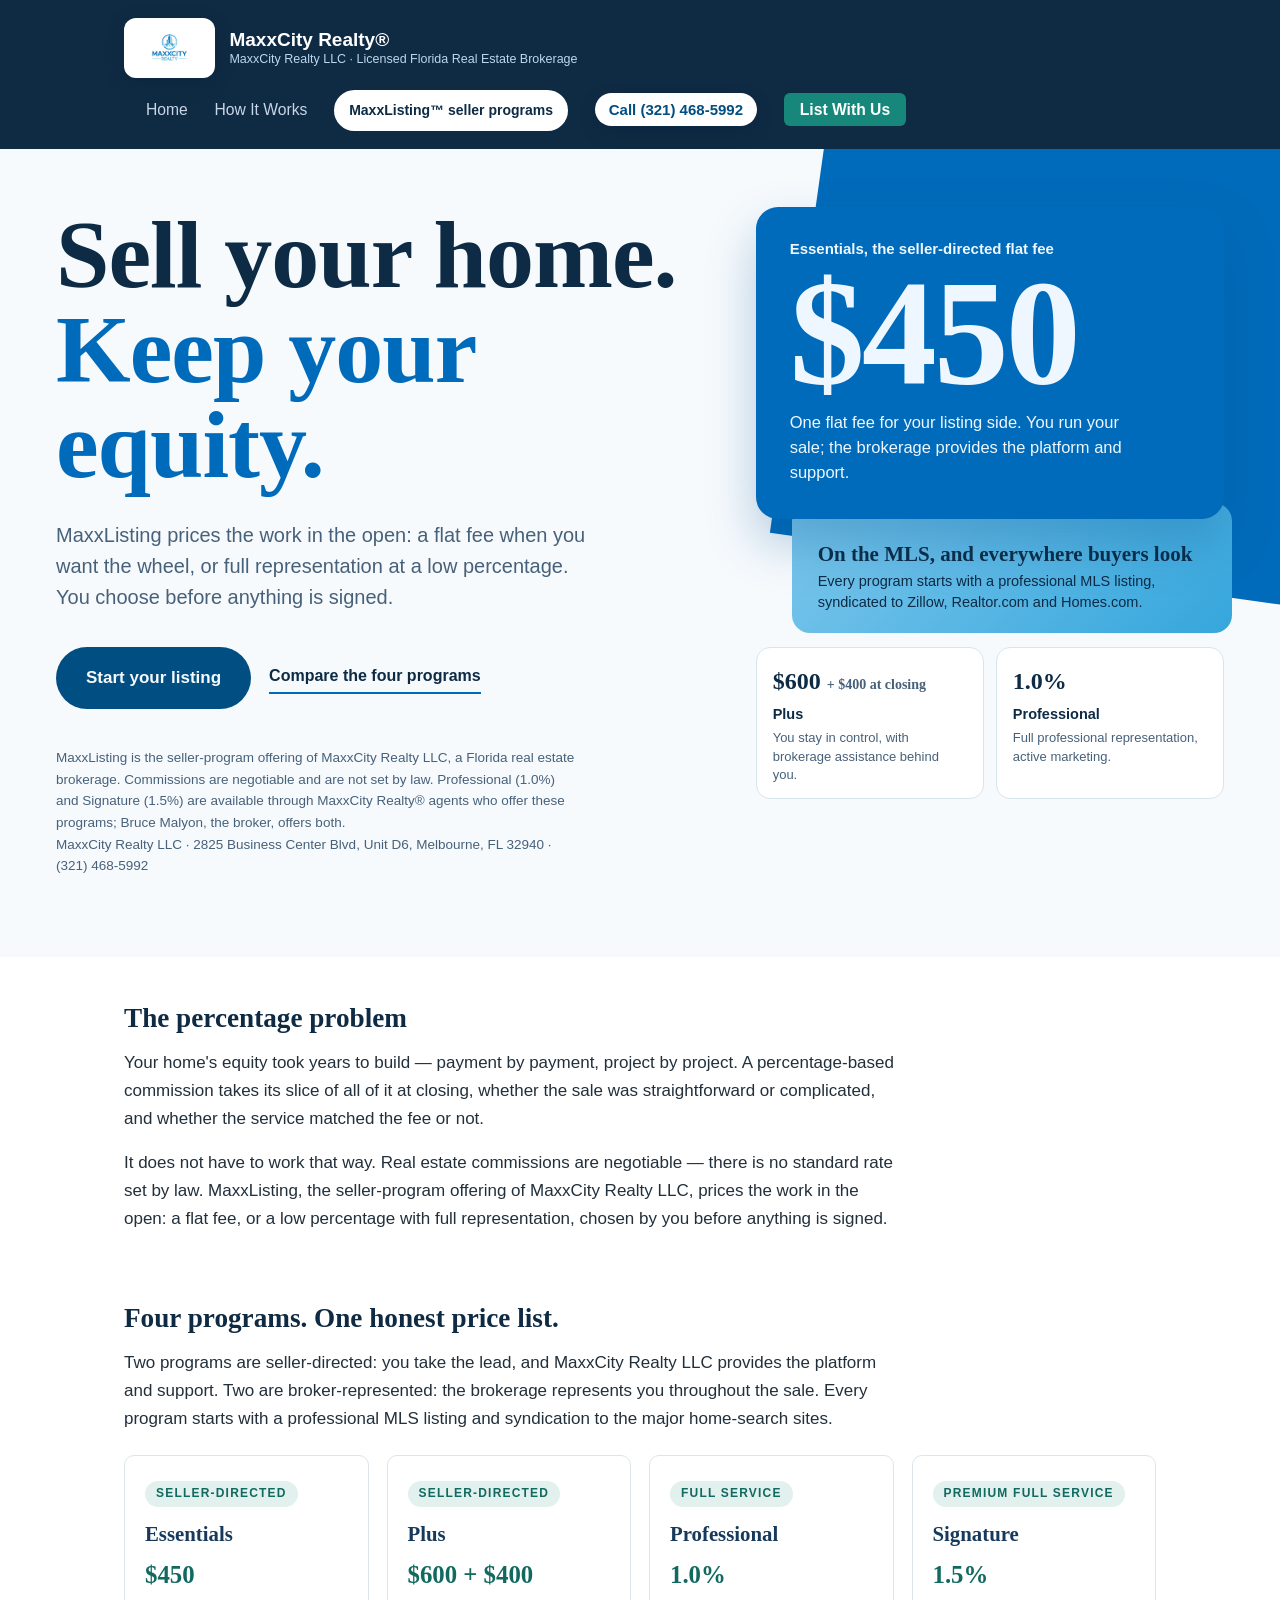
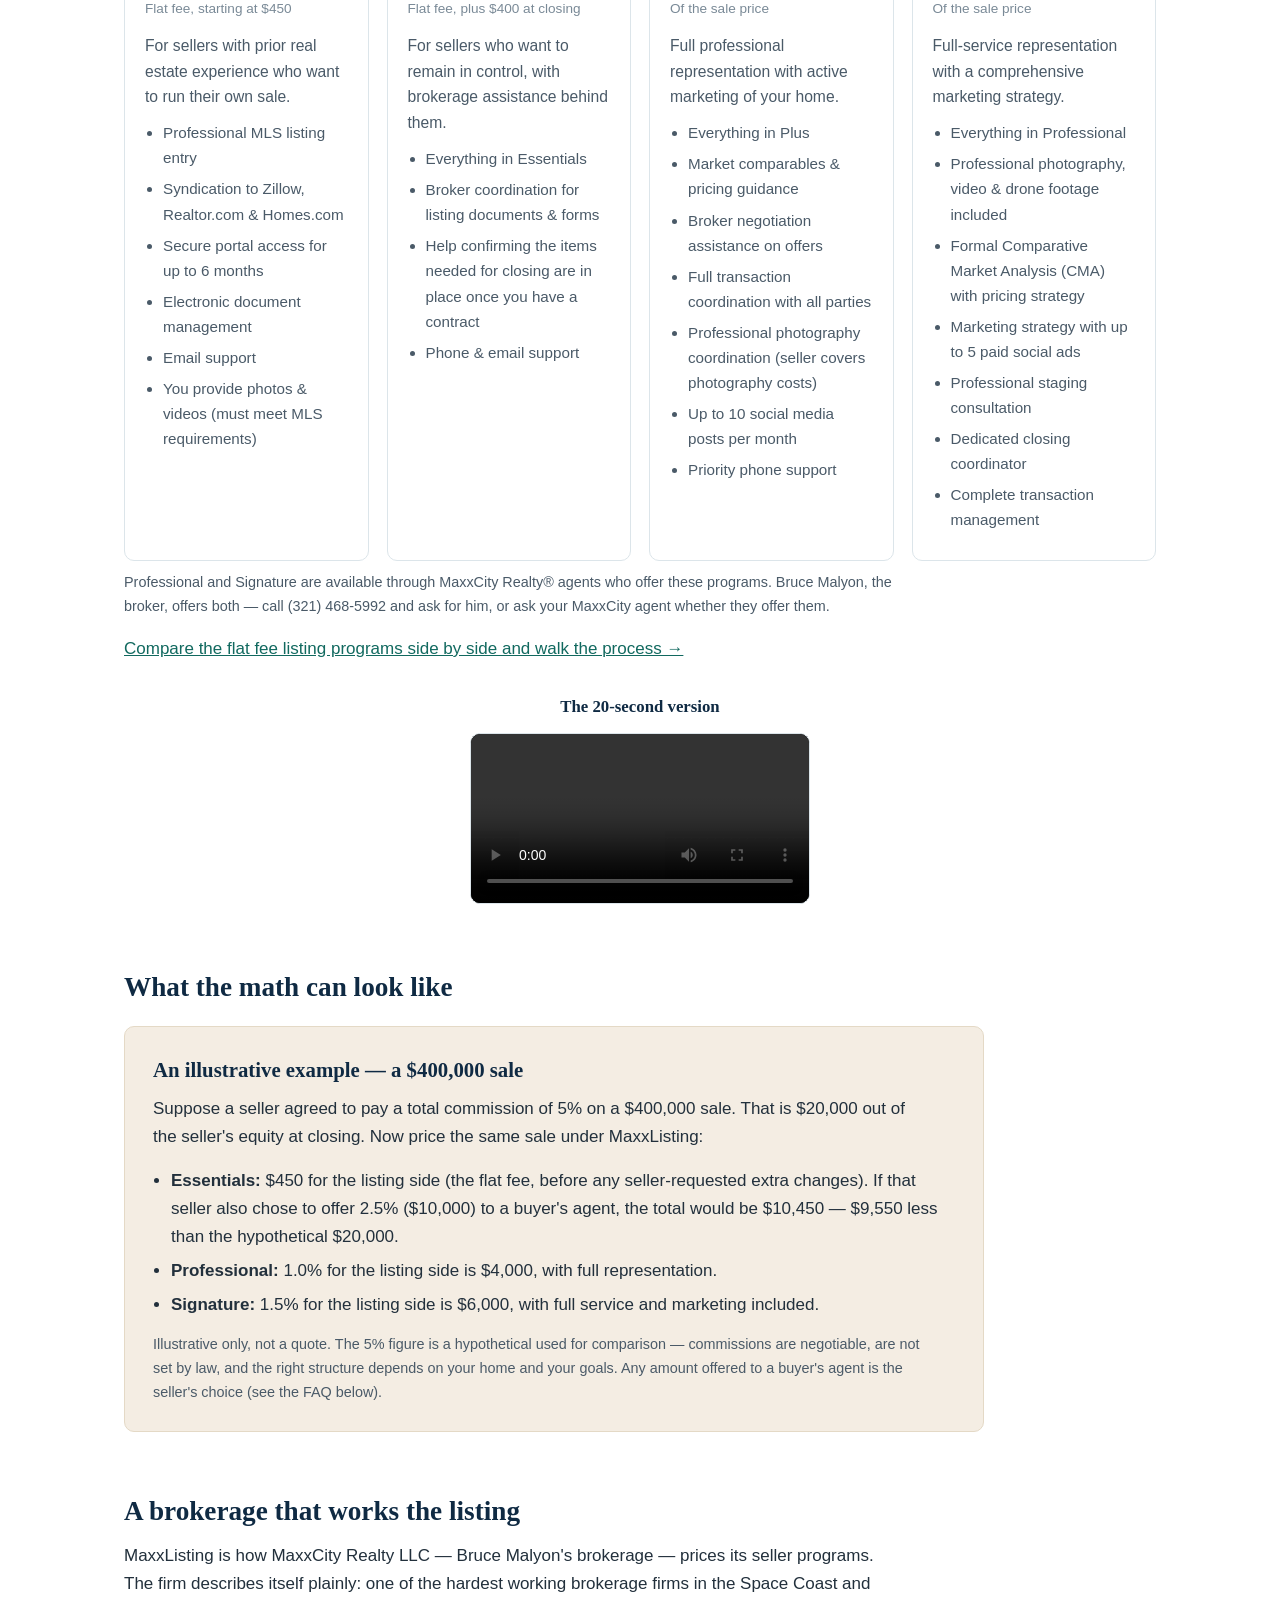
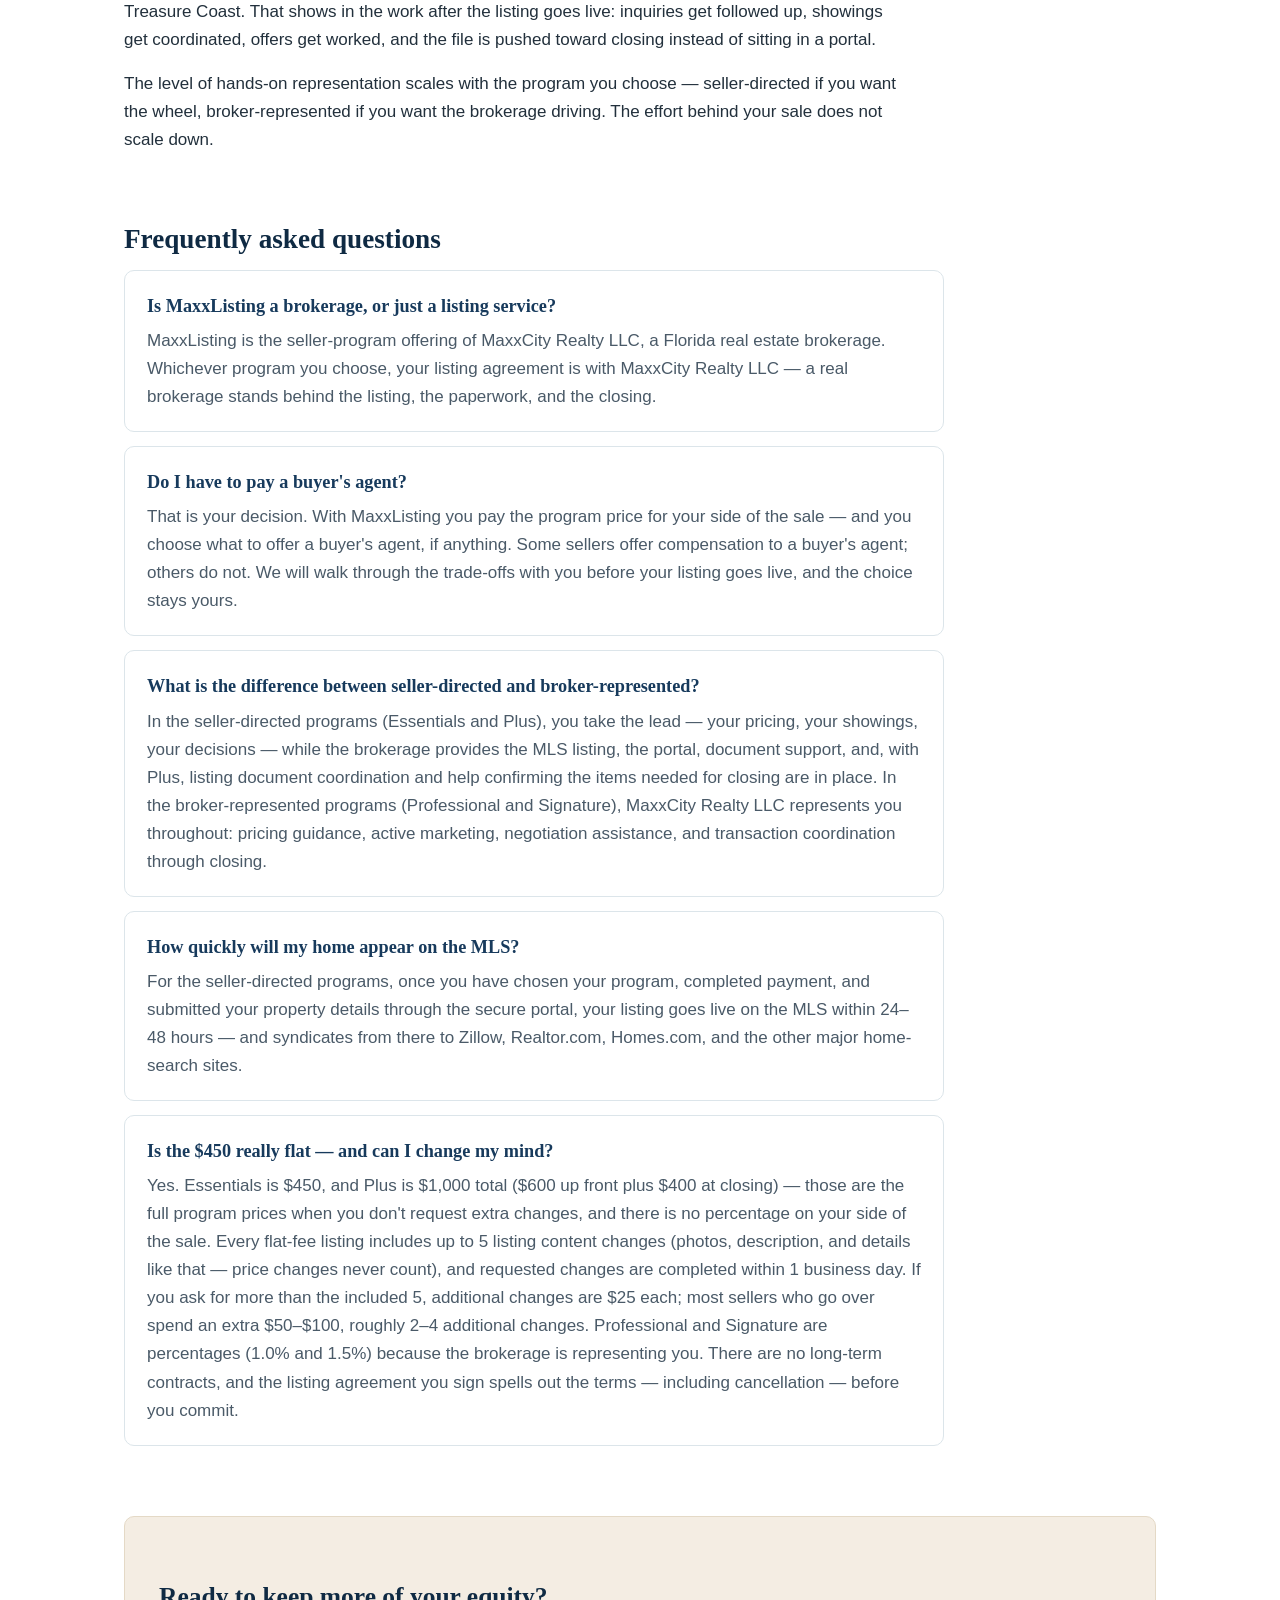
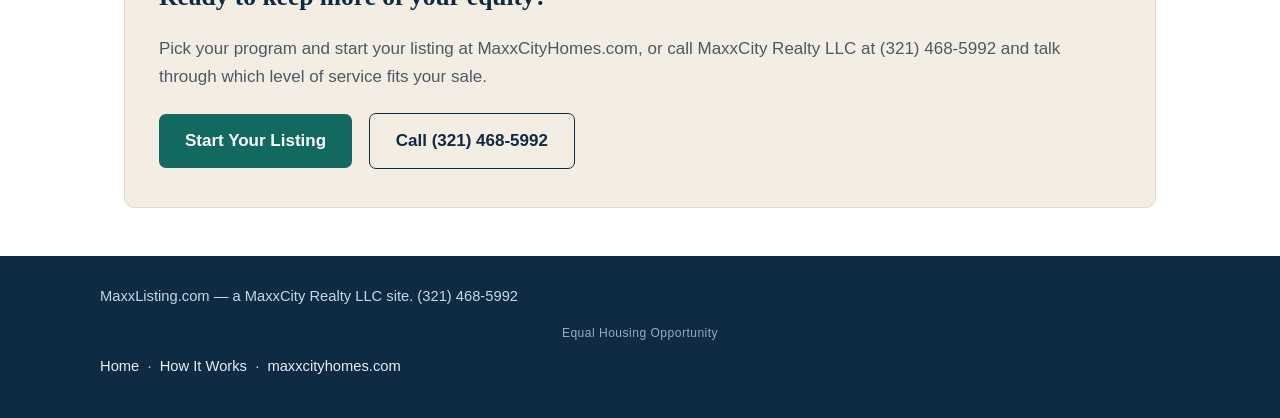
<file: index.html>
<!DOCTYPE html>
<html lang="en">
<head>
<meta charset="UTF-8">
<meta name="viewport" content="width=device-width, initial-scale=1.0">
<title>Sell Your Home for a Flat Fee Starting at $450 | MaxxListing — MaxxCity Realty LLC</title>
<meta name="description" content="MaxxListing by MaxxCity Realty LLC: four seller programs from a flat-fee MLS listing starting at $450 to full-service representation at 1.5%. Sell your home, keep your equity.">
<link rel="canonical" href="https://maxxlisting.com/">
<meta property="og:type" content="website">
<meta property="og:site_name" content="MaxxListing">
<meta property="og:title" content="Sell Your Home. Keep Your Equity.">
<meta property="og:description" content="Four MaxxListing seller programs — flat fee starting at $450 to full-service 1.5% — from MaxxCity Realty LLC on Florida's Space Coast and Treasure Coast.">
<meta property="og:url" content="https://maxxlisting.com/">
<meta name="twitter:card" content="summary">
<link rel="stylesheet" href="style.css">
</head>
<body>

<header class="site-header">
  <div class="header-inner">
    <a class="bhc-brand" href="index.html"><span class="bhc-logoplate"><img src="maxxcity-logo-full.jpg" alt="MaxxCity Realty&reg; logo"></span><span class="bhc-brokerage"><span class="bhc-bname">MaxxCity Realty&reg;</span><span class="bhc-blic">MaxxCity Realty LLC · Licensed Florida Real Estate Brokerage</span></span></a>
    <nav class="main-nav">
      <a href="index.html">Home</a>
      <a href="how-it-works.html">How It Works</a>
      <span class="bhc-progtag">MaxxListing&trade; seller programs</span>
      <a class="bhc-phone" href="tel:+13214685992">Call (321) 468-5992</a>
      <a class="nav-cta" href="https://maxxcityhomes.com/list-with-us">List With Us</a>
    </nav>
  </div>
</header>

<section class="bhc">
  <div class="bhc-wrap">
    <div class="bhc-grid">
      <div>
        <h1 class="bhc-h1" style="font-size:96px">Sell your home.<br><span class="bhc-a">Keep your equity.</span></h1>
        <p class="bhc-lede">MaxxListing prices the work in the open: a flat fee when you want the wheel, or full representation at a low percentage. You choose before anything is signed.</p>
        <div class="bhc-actions">
          <a class="bhc-btn" href="https://maxxcityhomes.com/list-with-us">Start your listing</a>
          <a class="bhc-link2" href="how-it-works.html">Compare the four programs</a>
        </div>
        <p class="bhc-fine">MaxxListing is the seller-program offering of MaxxCity Realty LLC, a Florida real estate brokerage. Commissions are negotiable and are not set by law. Professional (1.0%) and Signature (1.5%) are available through MaxxCity Realty&reg; agents who offer these programs; Bruce Malyon, the broker, offers both.<br>MaxxCity Realty LLC · 2825 Business Center Blvd, Unit D6, Melbourne, FL 32940 · (321) 468-5992</p>
      </div>
      <div class="bhc-stack">
        <div class="bhc-priceblock">
          <div class="bhc-who">Essentials, the seller-directed flat fee</div>
          <div class="bhc-price">$450</div>
          <div class="bhc-what">One flat fee for your listing side. You run your sale; the brokerage provides the platform and support.</div>
        </div>
        <div class="bhc-mls">
          <div class="bhc-mls-t">On the MLS, and everywhere buyers look</div>
          <div class="bhc-mls-d">Every program starts with a professional MLS listing, syndicated to Zillow, Realtor.com and Homes.com.</div>
        </div>
        <div class="bhc-programs">
          <div class="bhc-prog"><div class="bhc-prog-p">$600 <small>+ $400 at closing</small></div><div class="bhc-prog-n">Plus</div><div class="bhc-prog-d">You stay in control, with brokerage assistance behind you.</div></div>
          <div class="bhc-prog"><div class="bhc-prog-p">1.0%</div><div class="bhc-prog-n">Professional</div><div class="bhc-prog-d">Full professional representation, active marketing.</div></div>
        </div>
      </div>
    </div>
  </div>
</section>

<main>

  <section>
    <h2>The percentage problem</h2>
    <p>Your home's equity took years to build — payment by payment, project by project. A percentage-based commission takes its slice of all of it at closing, whether the sale was straightforward or complicated, and whether the service matched the fee or not.</p>
    <p>It does not have to work that way. Real estate commissions are negotiable — there is no standard rate set by law. MaxxListing, the seller-program offering of MaxxCity Realty LLC, prices the work in the open: a flat fee, or a low percentage with full representation, chosen by you before anything is signed.</p>
  </section>

  <section id="programs">
    <h2>Four programs. One honest price list.</h2>
    <p>Two programs are seller-directed: you take the lead, and MaxxCity Realty LLC provides the platform and support. Two are broker-represented: the brokerage represents you throughout the sale. Every program starts with a professional MLS listing and syndication to the major home-search sites.</p>
    <div class="grid">
      <div class="card">
        <span class="step">Seller-Directed</span>
        <h3>Essentials</h3>
        <p class="price">$450</p>
        <p class="per">Flat fee, starting at $450</p>
        <p>For sellers with prior real estate experience who want to run their own sale.</p>
        <ul>
          <li>Professional MLS listing entry</li>
          <li>Syndication to Zillow, Realtor.com &amp; Homes.com</li>
          <li>Secure portal access for up to 6 months</li>
          <li>Electronic document management</li>
          <li>Email support</li>
          <li>You provide photos &amp; videos (must meet MLS requirements)</li>
        </ul>
      </div>
      <div class="card">
        <span class="step">Seller-Directed</span>
        <h3>Plus</h3>
        <p class="price">$600 + $400</p>
        <p class="per">Flat fee, plus $400 at closing</p>
        <p>For sellers who want to remain in control, with brokerage assistance behind them.</p>
        <ul>
          <li>Everything in Essentials</li>
          <li>Broker coordination for listing documents &amp; forms</li>
          <li>Help confirming the items needed for closing are in place once you have a contract</li>
          <li>Phone &amp; email support</li>
        </ul>
      </div>
      <div class="card">
        <span class="step">Full Service</span>
        <h3>Professional</h3>
        <p class="price">1.0%</p>
        <p class="per">Of the sale price</p>
        <p>Full professional representation with active marketing of your home.</p>
        <ul>
          <li>Everything in Plus</li>
          <li>Market comparables &amp; pricing guidance</li>
          <li>Broker negotiation assistance on offers</li>
          <li>Full transaction coordination with all parties</li>
          <li>Professional photography coordination (seller covers photography costs)</li>
          <li>Up to 10 social media posts per month</li>
          <li>Priority phone support</li>
        </ul>
      </div>
      <div class="card">
        <span class="step">Premium Full Service</span>
        <h3>Signature</h3>
        <p class="price">1.5%</p>
        <p class="per">Of the sale price</p>
        <p>Full-service representation with a comprehensive marketing strategy.</p>
        <ul>
          <li>Everything in Professional</li>
          <li>Professional photography, video &amp; drone footage included</li>
          <li>Formal Comparative Market Analysis (CMA) with pricing strategy</li>
          <li>Marketing strategy with up to 5 paid social ads</li>
          <li>Professional staging consultation</li>
          <li>Dedicated closing coordinator</li>
          <li>Complete transaction management</li>
        </ul>
      </div>
    </div>
        <p class="fineprint">Professional and Signature are available through MaxxCity Realty® agents who offer these programs. Bruce Malyon, the broker, offers both — call (321) 468-5992 and ask for him, or ask your MaxxCity agent whether they offer them.</p>
    <p><a href="how-it-works.html">Compare the flat fee listing programs side by side and walk the process &rarr;</a></p>
    <div class="watch-slot">
      <p class="watch-label">The 20-second version</p>
      <video controls preload="metadata" playsinline src="assets/media/maxxlisting-brag-credited.mp4" aria-label="MaxxListing in 20 seconds: the four seller programs"></video>
    </div>
  </section>

  <section>
    <h2>What the math can look like</h2>
    <div class="callout">
      <h3>An illustrative example — a $400,000 sale</h3>
      <p>Suppose a seller agreed to pay a total commission of 5% on a $400,000 sale. That is $20,000 out of the seller's equity at closing. Now price the same sale under MaxxListing:</p>
      <ul>
        <li><strong>Essentials:</strong> $450 for the listing side (the flat fee, before any seller-requested extra changes). If that seller also chose to offer 2.5% ($10,000) to a buyer's agent, the total would be $10,450 — $9,550 less than the hypothetical $20,000.</li>
        <li><strong>Professional:</strong> 1.0% for the listing side is $4,000, with full representation.</li>
        <li><strong>Signature:</strong> 1.5% for the listing side is $6,000, with full service and marketing included.</li>
      </ul>
      <p class="fineprint">Illustrative only, not a quote. The 5% figure is a hypothetical used for comparison — commissions are negotiable, are not set by law, and the right structure depends on your home and your goals. Any amount offered to a buyer's agent is the seller's choice (see the FAQ below).</p>
    </div>
  </section>

  <section>
    <h2>A brokerage that works the listing</h2>
    <p>MaxxListing is how MaxxCity Realty LLC — Bruce Malyon's brokerage — prices its seller programs. The firm describes itself plainly: one of the hardest working brokerage firms in the Space Coast and Treasure Coast. That shows in the work after the listing goes live: inquiries get followed up, showings get coordinated, offers get worked, and the file is pushed toward closing instead of sitting in a portal.</p>
    <p>The level of hands-on representation scales with the program you choose — seller-directed if you want the wheel, broker-represented if you want the brokerage driving. The effort behind your sale does not scale down.</p>
  </section>

  <section>
    <h2>Frequently asked questions</h2>

    <div class="faq-item">
      <h3>Is MaxxListing a brokerage, or just a listing service?</h3>
      <p>MaxxListing is the seller-program offering of MaxxCity Realty LLC, a Florida real estate brokerage. Whichever program you choose, your listing agreement is with MaxxCity Realty LLC — a real brokerage stands behind the listing, the paperwork, and the closing.</p>
    </div>

    <div class="faq-item">
      <h3>Do I have to pay a buyer's agent?</h3>
      <p>That is your decision. With MaxxListing you pay the program price for your side of the sale — and you choose what to offer a buyer's agent, if anything. Some sellers offer compensation to a buyer's agent; others do not. We will walk through the trade-offs with you before your listing goes live, and the choice stays yours.</p>
    </div>

    <div class="faq-item">
      <h3>What is the difference between seller-directed and broker-represented?</h3>
      <p>In the seller-directed programs (Essentials and Plus), you take the lead — your pricing, your showings, your decisions — while the brokerage provides the MLS listing, the portal, document support, and, with Plus, listing document coordination and help confirming the items needed for closing are in place. In the broker-represented programs (Professional and Signature), MaxxCity Realty LLC represents you throughout: pricing guidance, active marketing, negotiation assistance, and transaction coordination through closing.</p>
    </div>

    <div class="faq-item">
      <h3>How quickly will my home appear on the MLS?</h3>
      <p>For the seller-directed programs, once you have chosen your program, completed payment, and submitted your property details through the secure portal, your listing goes live on the MLS within 24–48 hours — and syndicates from there to Zillow, Realtor.com, Homes.com, and the other major home-search sites.</p>
    </div>

    <div class="faq-item">
      <h3>Is the $450 really flat — and can I change my mind?</h3>
      <p>Yes. Essentials is $450, and Plus is $1,000 total ($600 up front plus $400 at closing) — those are the full program prices when you don't request extra changes, and there is no percentage on your side of the sale. Every flat-fee listing includes up to 5 listing content changes (photos, description, and details like that — price changes never count), and requested changes are completed within 1 business day. If you ask for more than the included 5, additional changes are $25 each; most sellers who go over spend an extra $50–$100, roughly 2–4 additional changes. Professional and Signature are percentages (1.0% and 1.5%) because the brokerage is representing you. There are no long-term contracts, and the listing agreement you sign spells out the terms — including cancellation — before you commit.</p>
    </div>
  </section>

  <div class="cta-band">
    <h2>Ready to keep more of your equity?</h2>
    <p>Pick your program and start your listing at MaxxCityHomes.com, or call MaxxCity Realty LLC at (321) 468-5992 and talk through which level of service fits your sale.</p>
    <a class="btn" href="https://maxxcityhomes.com/list-with-us">Start Your Listing</a>
    <a class="btn ghost" href="tel:+13214685992">Call (321) 468-5992</a>
  </div>

</main>

<footer class="site-footer">
  <div class="footer-inner">
    <span>MaxxListing.com — a MaxxCity Realty LLC site. (321) 468-5992</span>
    <span class="equal-housing">Equal Housing Opportunity</span>
    <span><a href="index.html">Home</a> &nbsp;·&nbsp; <a href="how-it-works.html">How It Works</a> &nbsp;·&nbsp; <a href="https://maxxcityhomes.com/list-with-us">maxxcityhomes.com</a></span>
  </div>
</footer>

</body>
</html>
</file>
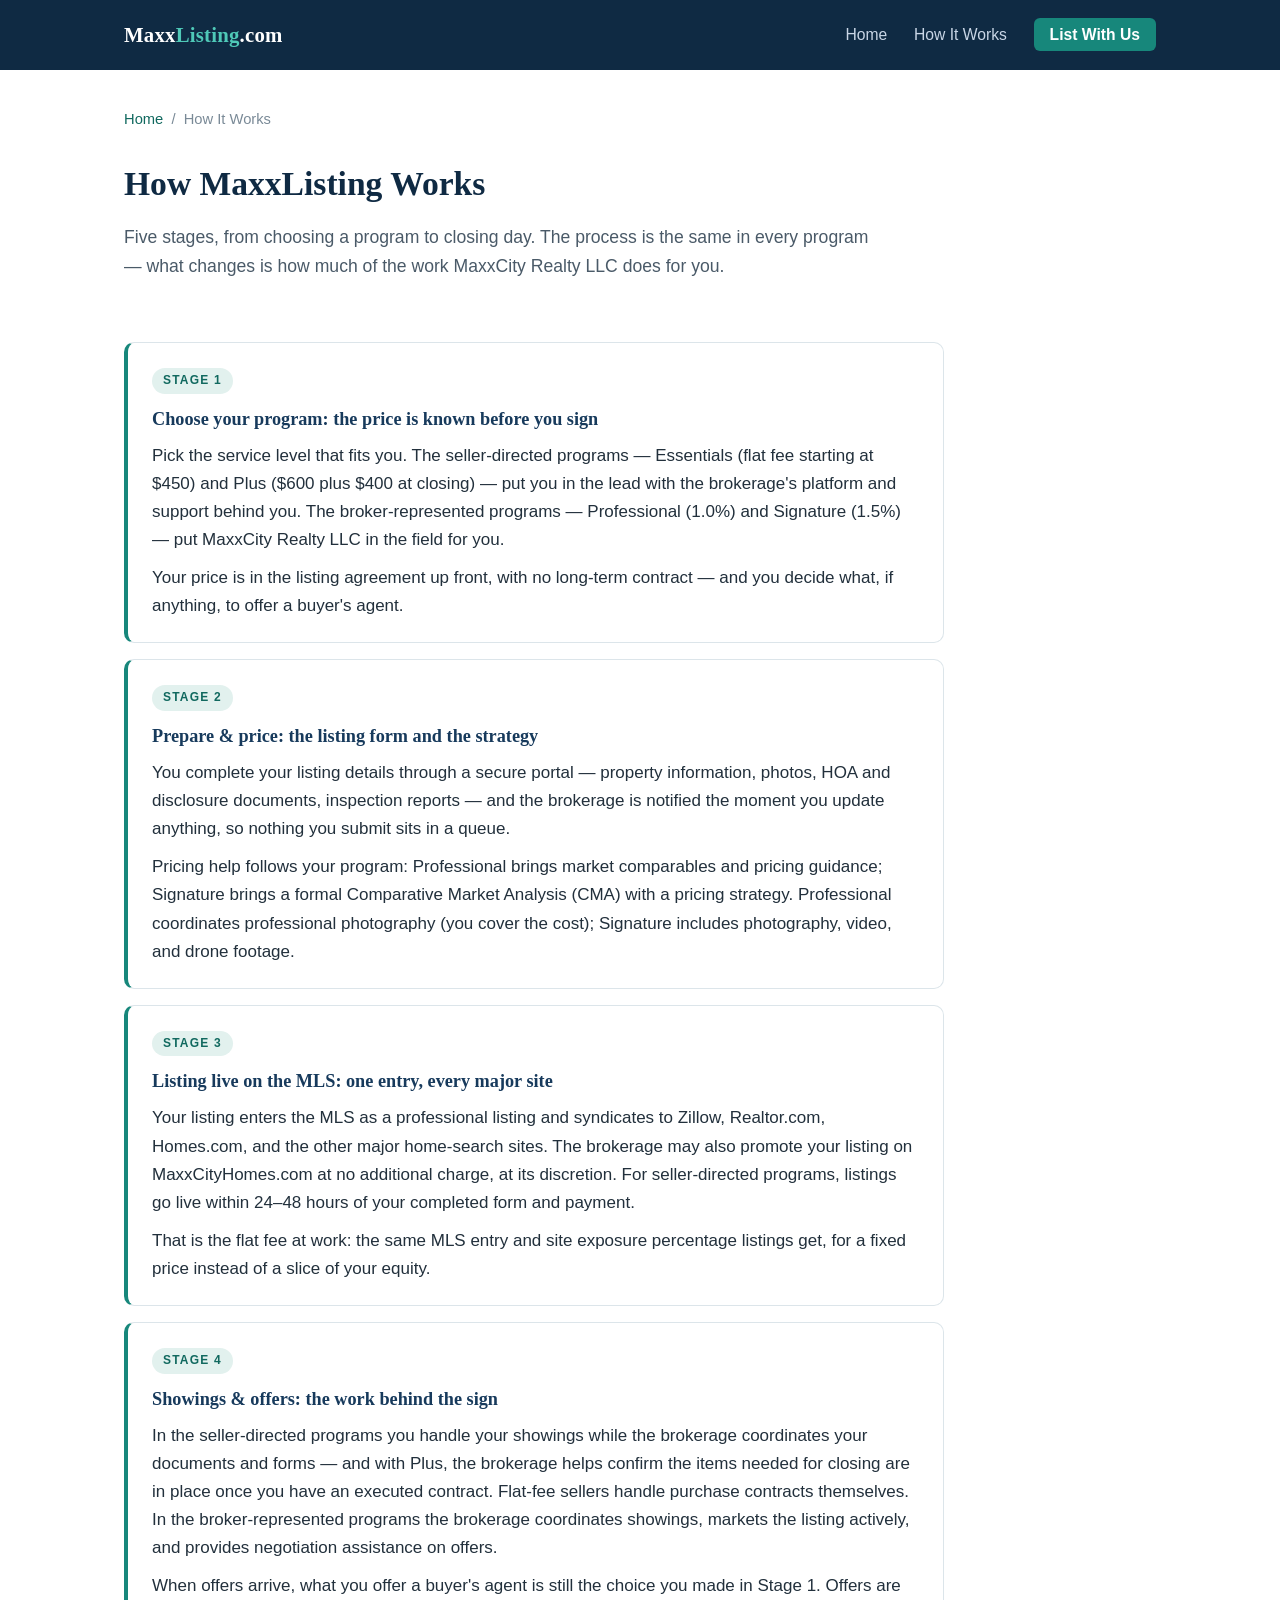
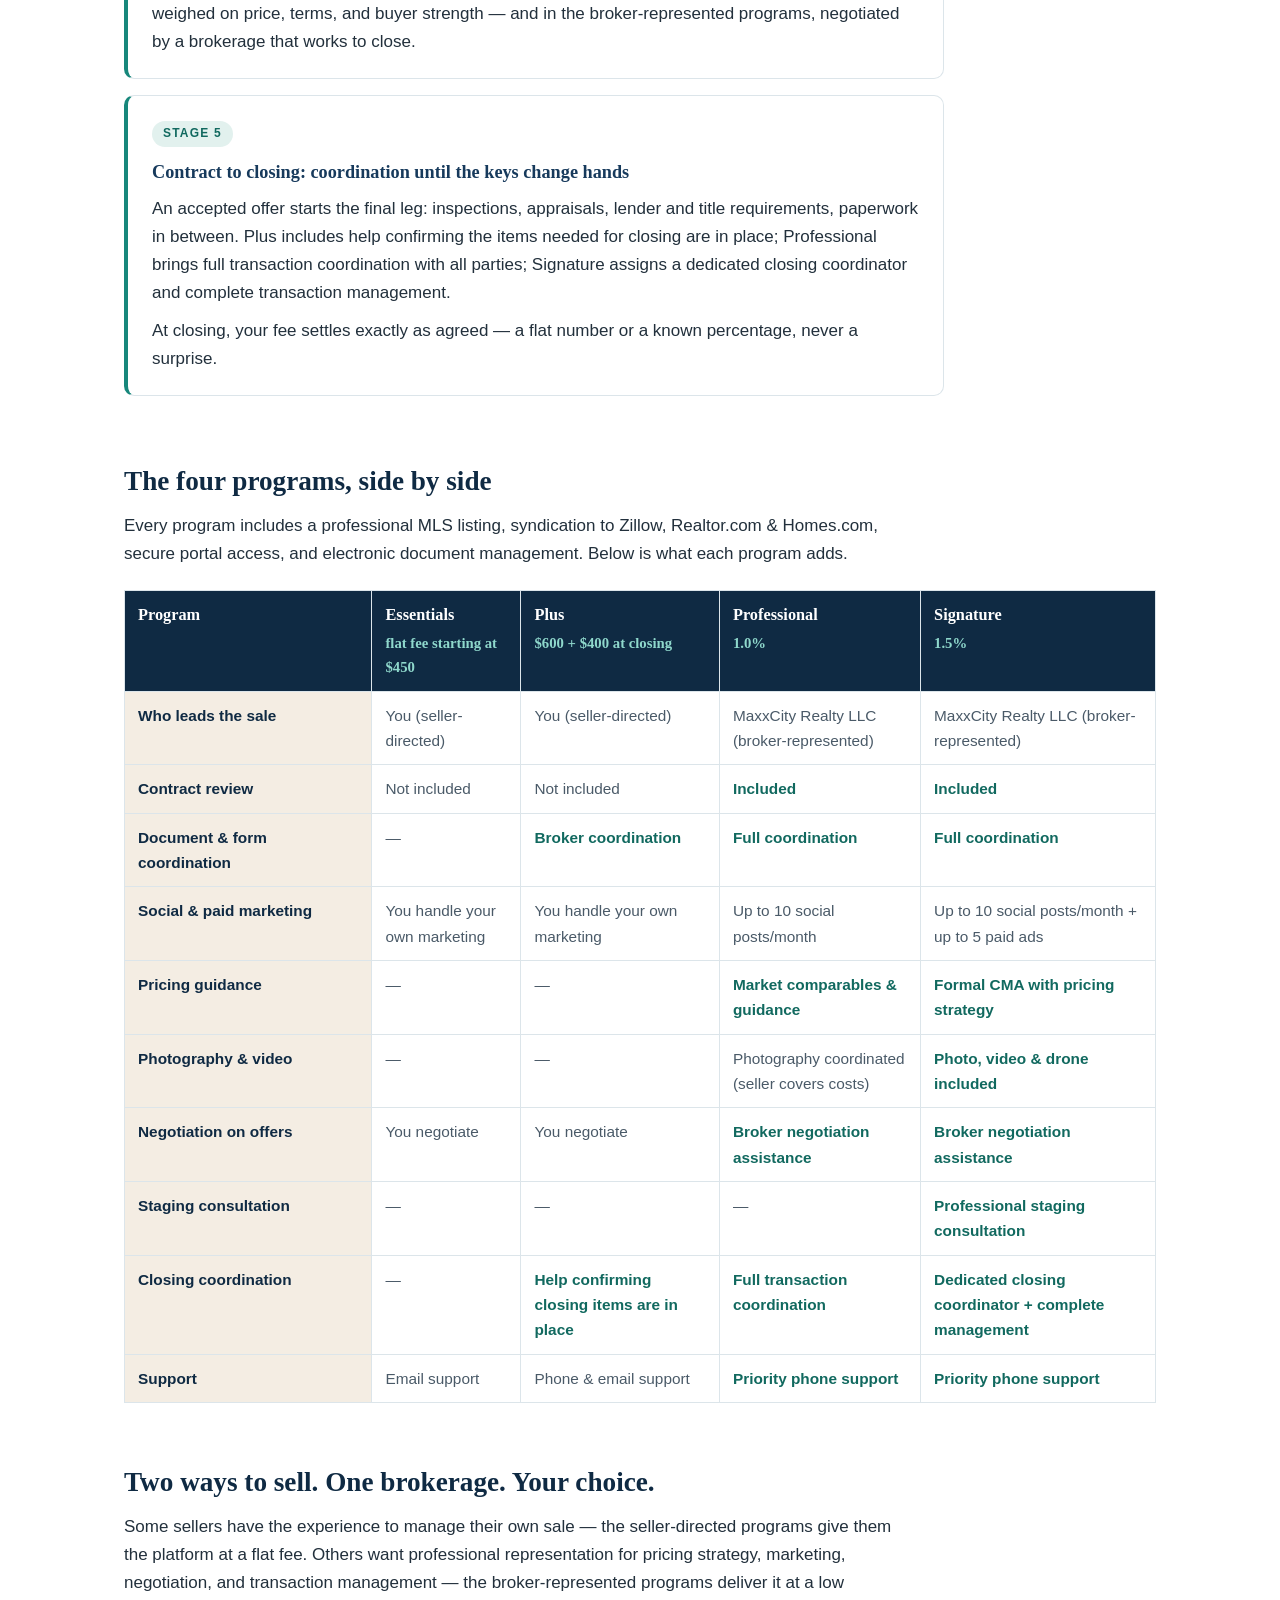
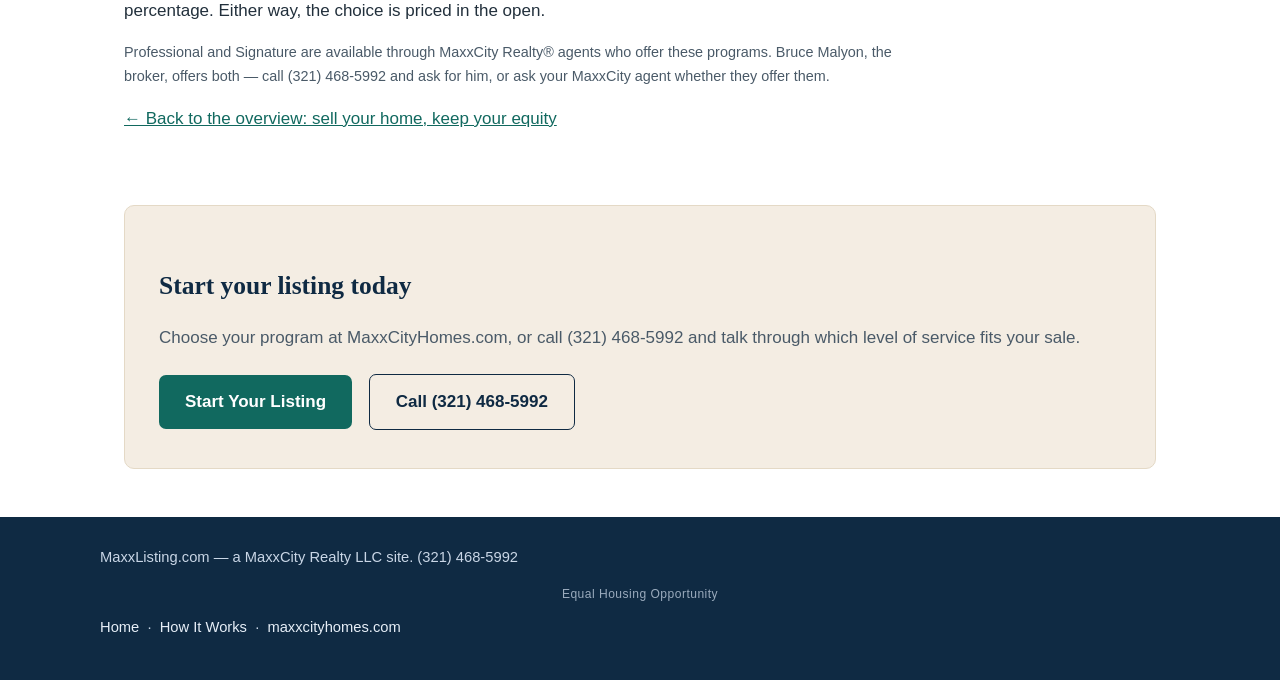
<file: how-it-works.html>
<!DOCTYPE html>
<html lang="en">
<head>
<meta charset="UTF-8">
<meta name="viewport" content="width=device-width, initial-scale=1.0">
<title>How MaxxListing Works: From Program Choice to Closing | MaxxListing</title>
<meta name="description" content="How MaxxListing works, stage by stage: choose your seller program, prepare and price, go live on the MLS, showings and offers, contract to closing. Compare all four programs.">
<link rel="canonical" href="https://maxxlisting.com/how-it-works.html">
<meta property="og:type" content="article">
<meta property="og:site_name" content="MaxxListing">
<meta property="og:title" content="How MaxxListing Works: From Program Choice to Closing">
<meta property="og:description" content="Five stages — choose your program, prepare and price, listing live on the MLS, showings and offers, contract to closing — plus the full four-program comparison.">
<meta property="og:url" content="https://maxxlisting.com/how-it-works.html">
<meta name="twitter:card" content="summary">
<link rel="stylesheet" href="style.css">
</head>
<body>

<header class="site-header">
  <div class="header-inner">
    <a class="wordmark" href="index.html">Maxx<span>Listing</span>.com</a>
    <nav class="main-nav">
      <a href="index.html">Home</a>
      <a href="how-it-works.html">How It Works</a>
      <a class="nav-cta" href="https://maxxcityhomes.com/list-with-us">List With Us</a>
    </nav>
  </div>
</header>

<main>

  <p class="crumb"><a href="index.html">Home</a> &nbsp;/&nbsp; How It Works</p>

  <div class="page-head">
    <h1>How MaxxListing Works</h1>
    <p class="lede">Five stages, from choosing a program to closing day. The process is the same in every program — what changes is how much of the work MaxxCity Realty LLC does for you.</p>
  </div>

  <section>
    <div class="stage-list">

      <div class="stage-block">
        <span class="step">Stage 1</span>
        <h3>Choose your program: the price is known before you sign</h3>
        <p>Pick the service level that fits you. The seller-directed programs — Essentials (flat fee starting at $450) and Plus ($600 plus $400 at closing) — put you in the lead with the brokerage's platform and support behind you. The broker-represented programs — Professional (1.0%) and Signature (1.5%) — put MaxxCity Realty LLC in the field for you.</p>
        <p>Your price is in the listing agreement up front, with no long-term contract — and you decide what, if anything, to offer a buyer's agent.</p>
      </div>

      <div class="stage-block">
        <span class="step">Stage 2</span>
        <h3>Prepare &amp; price: the listing form and the strategy</h3>
        <p>You complete your listing details through a secure portal — property information, photos, HOA and disclosure documents, inspection reports — and the brokerage is notified the moment you update anything, so nothing you submit sits in a queue.</p>
        <p>Pricing help follows your program: Professional brings market comparables and pricing guidance; Signature brings a formal Comparative Market Analysis (CMA) with a pricing strategy. Professional coordinates professional photography (you cover the cost); Signature includes photography, video, and drone footage.</p>
      </div>

      <div class="stage-block">
        <span class="step">Stage 3</span>
        <h3>Listing live on the MLS: one entry, every major site</h3>
        <p>Your listing enters the MLS as a professional listing and syndicates to Zillow, Realtor.com, Homes.com, and the other major home-search sites. The brokerage may also promote your listing on MaxxCityHomes.com at no additional charge, at its discretion. For seller-directed programs, listings go live within 24–48 hours of your completed form and payment.</p>
        <p>That is the flat fee at work: the same MLS entry and site exposure percentage listings get, for a fixed price instead of a slice of your equity.</p>
      </div>

      <div class="stage-block">
        <span class="step">Stage 4</span>
        <h3>Showings &amp; offers: the work behind the sign</h3>
        <p>In the seller-directed programs you handle your showings while the brokerage coordinates your documents and forms — and with Plus, the brokerage helps confirm the items needed for closing are in place once you have an executed contract. Flat-fee sellers handle purchase contracts themselves. In the broker-represented programs the brokerage coordinates showings, markets the listing actively, and provides negotiation assistance on offers.</p>
        <p>When offers arrive, what you offer a buyer's agent is still the choice you made in Stage 1. Offers are weighed on price, terms, and buyer strength — and in the broker-represented programs, negotiated by a brokerage that works to close.</p>
      </div>

      <div class="stage-block">
        <span class="step">Stage 5</span>
        <h3>Contract to closing: coordination until the keys change hands</h3>
        <p>An accepted offer starts the final leg: inspections, appraisals, lender and title requirements, paperwork in between. Plus includes help confirming the items needed for closing are in place; Professional brings full transaction coordination with all parties; Signature assigns a dedicated closing coordinator and complete transaction management.</p>
        <p>At closing, your fee settles exactly as agreed — a flat number or a known percentage, never a surprise.</p>
      </div>

    </div>
  </section>

  <section>
    <h2>The four programs, side by side</h2>
    <p class="narrow">Every program includes a professional MLS listing, syndication to Zillow, Realtor.com &amp; Homes.com, secure portal access, and electronic document management. Below is what each program adds.</p>
    <div class="table-wrap">
      <table class="compare">
        <thead>
          <tr>
            <th>Program</th>
            <th>Essentials <span class="tprice">flat fee starting at $450</span></th>
            <th>Plus <span class="tprice">$600 + $400 at closing</span></th>
            <th>Professional <span class="tprice">1.0%</span></th>
            <th>Signature <span class="tprice">1.5%</span></th>
          </tr>
        </thead>
        <tbody>
          <tr>
            <th>Who leads the sale</th>
            <td>You (seller-directed)</td>
            <td>You (seller-directed)</td>
            <td>MaxxCity Realty LLC (broker-represented)</td>
            <td>MaxxCity Realty LLC (broker-represented)</td>
          </tr>
          <tr>
            <th>Contract review</th>
            <td>Not included</td>
            <td>Not included</td>
            <td class="yes">Included</td>
            <td class="yes">Included</td>
          </tr>
          <tr>
            <th>Document &amp; form coordination</th>
            <td>&mdash;</td>
            <td class="yes">Broker coordination</td>
            <td class="yes">Full coordination</td>
            <td class="yes">Full coordination</td>
          </tr>
          <tr>
            <th>Social &amp; paid marketing</th>
            <td>You handle your own marketing</td>
            <td>You handle your own marketing</td>
            <td>Up to 10 social posts/month</td>
            <td>Up to 10 social posts/month + up to 5 paid ads</td>
          </tr>
          <tr>
            <th>Pricing guidance</th>
            <td>&mdash;</td>
            <td>&mdash;</td>
            <td class="yes">Market comparables &amp; guidance</td>
            <td class="yes">Formal CMA with pricing strategy</td>
          </tr>
          <tr>
            <th>Photography &amp; video</th>
            <td>&mdash;</td>
            <td>&mdash;</td>
            <td>Photography coordinated (seller covers costs)</td>
            <td class="yes">Photo, video &amp; drone included</td>
          </tr>
          <tr>
            <th>Negotiation on offers</th>
            <td>You negotiate</td>
            <td>You negotiate</td>
            <td class="yes">Broker negotiation assistance</td>
            <td class="yes">Broker negotiation assistance</td>
          </tr>
          <tr>
            <th>Staging consultation</th>
            <td>&mdash;</td>
            <td>&mdash;</td>
            <td>&mdash;</td>
            <td class="yes">Professional staging consultation</td>
          </tr>
          <tr>
            <th>Closing coordination</th>
            <td>&mdash;</td>
            <td class="yes">Help confirming closing items are in place</td>
            <td class="yes">Full transaction coordination</td>
            <td class="yes">Dedicated closing coordinator + complete management</td>
          </tr>
          <tr>
            <th>Support</th>
            <td>Email support</td>
            <td>Phone &amp; email support</td>
            <td class="yes">Priority phone support</td>
            <td class="yes">Priority phone support</td>
          </tr>
        </tbody>
      </table>
    </div>
  </section>

  <section>
    <h2>Two ways to sell. One brokerage. Your choice.</h2>
    <p class="narrow">Some sellers have the experience to manage their own sale — the seller-directed programs give them the platform at a flat fee. Others want professional representation for pricing strategy, marketing, negotiation, and transaction management — the broker-represented programs deliver it at a low percentage. Either way, the choice is priced in the open.</p>
        <p class="narrow fineprint">Professional and Signature are available through MaxxCity Realty® agents who offer these programs. Bruce Malyon, the broker, offers both — call (321) 468-5992 and ask for him, or ask your MaxxCity agent whether they offer them.</p>
    <p class="narrow"><a href="index.html">&larr; Back to the overview: sell your home, keep your equity</a></p>
  </section>

  <div class="cta-band">
    <h2>Start your listing today</h2>
    <p>Choose your program at MaxxCityHomes.com, or call (321) 468-5992 and talk through which level of service fits your sale.</p>
    <a class="btn" href="https://maxxcityhomes.com/list-with-us">Start Your Listing</a>
    <a class="btn ghost" href="tel:+13214685992">Call (321) 468-5992</a>
  </div>

</main>

<footer class="site-footer">
  <div class="footer-inner">
    <span>MaxxListing.com — a MaxxCity Realty LLC site. (321) 468-5992</span>
    <span class="equal-housing">Equal Housing Opportunity</span>
    <span><a href="index.html">Home</a> &nbsp;·&nbsp; <a href="how-it-works.html">How It Works</a> &nbsp;·&nbsp; <a href="https://maxxcityhomes.com/list-with-us">maxxcityhomes.com</a></span>
  </div>
</footer>

</body>
</html>
</file>
<file: style.css>
/* MaxxListing.com — microsite styles (MaxxCity Realty LLC)
   Palette: deep navy headers/footer, coastal teal accent, warm sand bands.
   No external assets. Georgia serif headlines, system sans body. */

:root {
  --navy: #0F2A43;
  --navy-2: #173A5C;
  --teal: #17877B;
  --teal-dark: #11695F;
  --teal-tint: #E2F1EE;
  --sand: #F4EDE3;
  --sand-line: #E4D9C6;
  --ink: #22303C;
  --slate: #4A5A68;
  --slate-light: #7A8A97;
  --card: #ffffff;
  --line: #DCE5EA;
  --radius: 10px;
}

* { box-sizing: border-box; }

html { scroll-behavior: smooth; }

body {
  margin: 0;
  font-family: -apple-system, BlinkMacSystemFont, "Segoe UI", Roboto,
    "Helvetica Neue", Arial, sans-serif;
  color: var(--ink);
  background: #ffffff;
  line-height: 1.65;
  font-size: 17px;
}

h1, h2, h3, .wordmark, .price {
  font-family: Georgia, "Times New Roman", Times, serif;
  font-weight: 700;
}

a { color: var(--teal-dark); }
a:hover { color: var(--teal); }

/* ---------- Header ---------- */
.site-header {
  background: var(--navy);
  color: #fff;
}
.header-inner {
  max-width: 1080px;
  margin: 0 auto;
  padding: 18px 24px;
  display: flex;
  flex-wrap: wrap;
  align-items: center;
  justify-content: space-between;
  gap: 12px;
}
.wordmark {
  color: #fff;
  text-decoration: none;
  font-size: 1.3rem;
  letter-spacing: 0.01em;
}
.wordmark span { color: #4FC9B8; }
.main-nav a {
  color: #C9D6E6;
  text-decoration: none;
  margin-left: 22px;
  font-size: 0.98rem;
}
.main-nav a:hover { color: #fff; }
.main-nav a.nav-cta {
  background: var(--teal);
  color: #fff;
  padding: 8px 16px;
  border-radius: 6px;
  font-weight: 600;
}
.main-nav a.nav-cta:hover { background: var(--teal-dark); }

/* ---------- Hero ---------- */
.hero {
  background: linear-gradient(160deg, var(--navy) 0%, var(--navy-2) 70%, #175E55 130%);
  color: #fff;
  padding: 64px 24px 72px;
}
.hero-inner { max-width: 820px; margin: 0 auto; }
.hero .eyebrow {
  text-transform: uppercase;
  letter-spacing: 0.14em;
  font-size: 0.78rem;
  font-weight: 700;
  color: #8FD8CC;
  margin: 0 0 14px;
}
.hero h1 {
  font-size: 2.55rem;
  line-height: 1.18;
  margin: 0 0 18px;
}
.hero p.lede {
  font-size: 1.16rem;
  color: #DCE7F2;
  margin: 0 0 28px;
  max-width: 680px;
}
.hero .call-line { margin: 20px 0 0; color: #DCE7F2; font-size: 1.02rem; }
.hero .call-line a { color: #fff; font-weight: 700; text-decoration: none; }
.hero .call-line a:hover { text-decoration: underline; }
.btn {
  display: inline-block;
  background: var(--teal);
  color: #fff;
  text-decoration: none;
  font-weight: 600;
  padding: 13px 26px;
  border-radius: 7px;
  margin-right: 12px;
}
.btn:hover { background: var(--teal-dark); color: #fff; }
.btn.ghost {
  background: transparent;
  border: 1px solid #7D97B5;
  color: #E6EEF7;
}
.btn.ghost:hover { border-color: #fff; color: #fff; }

/* ---------- Layout ---------- */
main { max-width: 1080px; margin: 0 auto; padding: 0 24px; }
section { padding: 44px 0 8px; }
section h2 {
  font-size: 1.7rem;
  line-height: 1.25;
  color: var(--navy);
  margin: 0 0 14px;
}
section h3 { color: var(--navy-2); margin: 0 0 8px; font-size: 1.14rem; }
section p { max-width: 780px; margin: 0 0 16px; }
.narrow { max-width: 780px; }
.fineprint { font-size: 0.9rem; color: var(--slate); }

/* ---------- Card grids ---------- */
.grid {
  display: grid;
  grid-template-columns: repeat(auto-fit, minmax(230px, 1fr));
  gap: 18px;
  margin: 22px 0 10px;
}
.grid.two { grid-template-columns: repeat(auto-fit, minmax(300px, 1fr)); }
.card {
  background: var(--card);
  border: 1px solid var(--line);
  border-radius: var(--radius);
  padding: 22px 20px;
}
.card .step {
  display: inline-block;
  font-size: 0.75rem;
  font-weight: 700;
  letter-spacing: 0.1em;
  text-transform: uppercase;
  color: var(--teal-dark);
  background: var(--teal-tint);
  border-radius: 20px;
  padding: 3px 11px;
  margin-bottom: 10px;
}
.card p { margin: 0 0 10px; font-size: 0.98rem; color: var(--slate); }
.card h3 { margin-bottom: 4px; font-size: 1.3rem; }
.card .price {
  font-size: 1.55rem;
  color: var(--teal-dark);
  margin: 2px 0 2px;
}
.card .per {
  font-size: 0.85rem;
  color: var(--slate-light);
  margin: 0 0 12px;
}
.card ul {
  margin: 0;
  padding-left: 18px;
  font-size: 0.95rem;
  color: var(--slate);
}
.card ul li { margin-bottom: 6px; }
.card a { font-weight: 600; text-decoration: none; }
.card a:hover { text-decoration: underline; }

/* ---------- Watch slot (vertical video) ---------- */
.watch-slot {
  max-width: 340px;
  margin: 30px auto 14px;
  text-align: center;
}
.watch-label {
  font-family: Georgia, "Times New Roman", Times, serif;
  font-weight: 700;
  font-size: 1.05rem;
  color: var(--navy);
  margin: 0 auto 12px;
  max-width: none;
  text-align: center;
}
.watch-slot video {
  display: block;
  width: 100%;
  height: auto;
  border-radius: var(--radius);
  border: 1px solid var(--line);
  background: #000;
}

/* ---------- Sand callout (equity math) ---------- */
.callout {
  background: var(--sand);
  border: 1px solid var(--sand-line);
  border-radius: var(--radius);
  padding: 26px 28px;
  margin: 22px 0 10px;
  max-width: 860px;
}
.callout h3 { color: var(--navy); margin-top: 0; font-size: 1.3rem; }
.callout p { color: var(--ink); }
.callout ul { margin: 0 0 14px; padding-left: 18px; }
.callout ul li { margin-bottom: 6px; }
.callout .fineprint { font-size: 0.9rem; color: var(--slate); margin-bottom: 0; }

/* ---------- Deep-dive stage list (how it works) ---------- */
.stage-list { max-width: 820px; }
.stage-block {
  background: var(--card);
  border: 1px solid var(--line);
  border-left: 4px solid var(--teal);
  border-radius: var(--radius);
  padding: 22px 24px;
  margin-bottom: 16px;
}
.stage-block .step {
  display: inline-block;
  font-size: 0.75rem;
  font-weight: 700;
  letter-spacing: 0.1em;
  text-transform: uppercase;
  color: var(--teal-dark);
  background: var(--teal-tint);
  border-radius: 20px;
  padding: 3px 11px;
  margin-bottom: 10px;
}
.stage-block h3 { margin-top: 0; }
.stage-block p { margin: 0 0 10px; }
.stage-block p:last-child { margin-bottom: 0; }

/* ---------- Comparison table ---------- */
.table-wrap { overflow-x: auto; margin: 22px 0 10px; }
table.compare {
  border-collapse: collapse;
  width: 100%;
  min-width: 640px;
  font-size: 0.96rem;
  background: #fff;
}
table.compare th, table.compare td {
  border: 1px solid var(--line);
  padding: 11px 13px;
  text-align: left;
  vertical-align: top;
}
table.compare thead th {
  background: var(--navy);
  color: #fff;
  font-family: Georgia, "Times New Roman", Times, serif;
  font-size: 1.02rem;
}
table.compare thead th .tprice { display: block; font-family: inherit; color: #8FD8CC; font-size: 0.92rem; margin-top: 2px; }
table.compare tbody th {
  background: var(--sand);
  color: var(--navy);
  font-weight: 600;
  width: 24%;
}
table.compare td { color: var(--slate); }
table.compare td.yes { color: var(--teal-dark); font-weight: 600; }

/* ---------- FAQ ---------- */
.faq-item {
  background: var(--card);
  border: 1px solid var(--line);
  border-radius: var(--radius);
  padding: 20px 22px;
  margin-bottom: 14px;
  max-width: 820px;
}
.faq-item h3 { margin-bottom: 6px; }
.faq-item p { margin: 0; color: var(--slate); }

/* ---------- CTA band ---------- */
.cta-band {
  background: var(--sand);
  border: 1px solid var(--sand-line);
  color: var(--ink);
  border-radius: var(--radius);
  padding: 38px 34px;
  margin: 48px 0;
  text-align: left;
}
.cta-band h2 { color: var(--navy); margin-bottom: 10px; }
.cta-band p { color: var(--slate); margin-bottom: 22px; }
.cta-band .btn { background: var(--teal-dark); }
.cta-band .btn:hover { background: var(--teal); }
.cta-band .btn.ghost {
  background: transparent;
  border: 1px solid var(--navy);
  color: var(--navy);
}
.cta-band .btn.ghost:hover { background: var(--navy); color: #fff; }

/* ---------- Footer ---------- */
.site-footer {
  background: var(--navy);
  margin-top: 24px;
  padding: 28px 24px 40px;
  color: #C9D6E6;
  font-size: 0.92rem;
}
.footer-inner {
  max-width: 1080px;
  margin: 0 auto;
  display: flex;
  flex-wrap: wrap;
  gap: 10px 28px;
  justify-content: space-between;
}
.site-footer a { color: #E6EEF7; text-decoration: none; }
.site-footer a:hover { text-decoration: underline; }

/* ---------- Breadcrumb (subpage) ---------- */
.crumb { padding: 22px 0 0; font-size: 0.92rem; color: var(--slate-light); }
.crumb a { text-decoration: none; }
.crumb a:hover { text-decoration: underline; }
.page-head { padding-top: 18px; }
.page-head h1 { font-size: 2.1rem; color: var(--navy); line-height: 1.22; margin: 0 0 12px; }
.page-head p.lede { font-size: 1.1rem; color: var(--slate); max-width: 760px; }

/* ---------- Responsive ---------- */
@media (max-width: 640px) {
  body { font-size: 16px; }
  .hero { padding: 44px 20px 52px; }
  .hero h1 { font-size: 1.9rem; }
  .page-head h1 { font-size: 1.65rem; }
  section h2 { font-size: 1.45rem; }
  .main-nav a { margin-left: 14px; }
  .btn { display: block; text-align: center; margin: 0 0 10px; }
  .cta-band { padding: 28px 22px; }
  .callout { padding: 22px; }
}

.equal-housing { display: block; width: 100%; text-align: center; margin-top: 6px; font-size: 0.82em; opacity: 0.75; letter-spacing: 0.04em; }

/* ===== MaxxCity brand bar + bold hero (bhc-) — 2026-11-17 rollout, MaxxListing v2 pattern ===== */
.bhc-brand{display:flex;align-items:center;gap:14px;text-decoration:none}
.bhc-logoplate{background:#fff;border-radius:12px;padding:6px 12px;display:flex;align-items:center;box-shadow:0 6px 18px rgba(0,30,60,.25)}
.bhc-logoplate img{height:48px;width:auto;display:block}
.bhc-brokerage{display:flex;flex-direction:column;line-height:1.25}
.bhc-bname{color:#fff;font-weight:800;font-size:19px}
.bhc-blic{color:#bcd7ee;font-size:12.5px}
.main-nav a.bhc-phone{font-weight:700;font-size:15px;color:#004e82;text-decoration:none;background:#fff;padding:8px 14px;border-radius:999px;white-space:nowrap;box-shadow:0 6px 16px rgba(0,30,60,.25)}
.bhc{position:relative;background:#f6fafd;color:#0d2b45;overflow:clip;padding:58px 56px 64px}
.bhc::after{content:"";position:absolute;background:#006bba;width:620px;height:620px;right:-150px;top:-190px;transform:rotate(8deg);z-index:0}
.bhc-wrap{position:relative;z-index:2;max-width:1360px;margin:0 auto}
.bhc-grid{display:grid;grid-template-columns:minmax(0,7fr) minmax(0,5fr);gap:44px;align-items:start}
.bhc-h1{font-weight:800;line-height:.99;letter-spacing:-1px;margin:0;overflow-wrap:break-word;text-wrap:balance;color:#0d2b45}
.bhc-a{color:#006bba}
.bhc-lede{margin-top:28px;font-size:20px;line-height:1.55;color:#47617a;max-width:540px}
.bhc-actions{margin-top:34px;display:flex;gap:18px;align-items:center;flex-wrap:wrap}
.bhc-btn{display:inline-block;background:#004e82;color:#f6fafd;font-weight:700;font-size:17px;text-decoration:none;padding:17px 30px;border-radius:999px;transition:transform .18s ease}
.bhc-btn:hover{transform:translateY(-2px);color:#f6fafd}
.bhc-link2{color:#0d2b45;font-weight:600;font-size:16px;text-decoration:none;border-bottom:2px solid #006bba;padding-bottom:3px}
.bhc-fine{margin-top:38px;font-size:13.5px;color:#47617a;line-height:1.6;max-width:520px}
.bhc-stack{position:relative}
.bhc-block{border-radius:20px;padding:26px 28px;position:relative}
.bhc-deep{background:#006bba;color:#eef7ff;box-shadow:0 24px 50px rgba(0,80,140,.28);z-index:3}
.bhc-sky{background:linear-gradient(135deg,#7cc7ec,#35a6dc);color:#0d2b45;margin:-14px -8px 0 36px;z-index:2;padding:38px 26px 20px}
.bhc-n{font-size:13px;font-weight:700;letter-spacing:.05em;text-transform:uppercase;opacity:.85}
.bhc-bt{font-size:25px;font-weight:800;margin-top:3px;line-height:1.2}
.bhc-bd{font-size:15px;line-height:1.5;margin-top:5px}
.bhc-deep .bhc-bd{color:#dcefff}
.bhc-cards{display:grid;grid-template-columns:1fr 1fr;gap:12px;margin-top:14px}
.bhc-card{background:#fff;border:1px solid #d7e5ef;border-radius:14px;padding:16px 18px}
.bhc-card .bhc-bt{font-size:20px}
.bhc-card .bhc-bd{font-size:13.5px;color:#47617a}
.bhc-wide{margin-top:14px}
.bhc-wide .bhc-bd{font-size:14.5px;color:#47617a;line-height:1.6}
@media (max-width:900px){
  .bhc{padding:44px 24px 54px}
  .bhc-grid{grid-template-columns:1fr}
  .bhc-h1{font-size:46px !important}
  .bhc-sky{margin-left:0;margin-right:0}
  .bhc-brokerage{display:none}
}
@media (prefers-reduced-motion: reduce){
  .bhc-btn{transition:none}
  .bhc-btn:hover{transform:none}
}

/* Stage A supplement: MaxxListing price stack + program tag (approved MaxxListing v2 sample) */
.main-nav .bhc-progtag{font-weight:700;font-size:14px;color:#0d2b45;background:#fff;border:2px solid #fff;padding:7px 13px;border-radius:999px;white-space:nowrap;margin-left:22px;display:inline-block}
.bhc-priceblock{background:#006bba;color:#eef7ff;border-radius:22px;padding:30px 34px 34px;position:relative;z-index:3;box-shadow:0 24px 50px rgba(0,80,140,.28)}
.bhc-who{font-size:15px;font-weight:600}
.bhc-price{font-family:Georgia,"Times New Roman",serif;font-weight:700;font-size:150px;line-height:.95;letter-spacing:-3px}
.bhc-what{font-size:16.5px;line-height:1.5;max-width:340px;margin-top:6px}
.bhc-mls{margin-top:-16px;margin-left:36px;margin-right:-8px;position:relative;z-index:2;border-radius:18px;padding:38px 26px 20px;color:#0d2b45;background:linear-gradient(135deg,#7cc7ec,#35a6dc)}
.bhc-mls-t{font-family:Georgia,"Times New Roman",serif;font-weight:700;font-size:21px;line-height:1.25}
.bhc-mls-d{font-size:14.5px;margin-top:4px;line-height:1.45}
.bhc-programs{display:grid;grid-template-columns:1fr 1fr;gap:12px;margin-top:14px}
.bhc-prog{background:#fff;border:1px solid #d7e5ef;border-radius:14px;padding:14px 16px}
.bhc-prog-p{font-family:Georgia,"Times New Roman",serif;font-weight:700;font-size:24px;color:#0d2b45}
.bhc-prog-p small{font-size:14px;font-weight:700;color:#47617a}
.bhc-prog-n{font-weight:600;font-size:14.5px;margin-top:2px;color:#0d2b45}
.bhc-prog-d{font-size:13px;color:#47617a;margin-top:2px;line-height:1.4}

/* ===== Mobile rendering fixes (2026-11-22) =====
   1) Hero accent square shrinks to the bottom-right corner on small screens
      so the headline, lede and fine print sit on the paper background again
      instead of dark text on mid-blue.
   2) The $450 price type scales down so it fits inside its block.
   3) The MLS band loses its desktop offset margins (they pushed it past
      the right edge of phone screens).
   4) Header nav wraps into tidy rows; the decorative program pill is
      dropped on phones (List With Us already carries the message). */
@media (max-width:900px){
  .bhc::after{ width:340px; height:340px; top:auto; bottom:-160px; right:-140px; }
  .bhc-mls{ margin-left:0; margin-right:0; }
  .bhc-price{ font-size:92px; letter-spacing:-2px; }
  .bhc-priceblock{ padding:24px 22px 26px; }
}
@media (max-width:640px){
  .bhc-logoplate img{ height:36px; }
  .main-nav{ display:flex; flex-wrap:wrap; align-items:center; gap:9px 14px; }
  .main-nav a{ margin-left:0; }
  .main-nav .bhc-progtag{ display:none; }
  .main-nav a.bhc-phone{ font-size:13.5px; padding:7px 11px; }
  .bhc-prog-p{ font-size:20px; }
}
</file>
